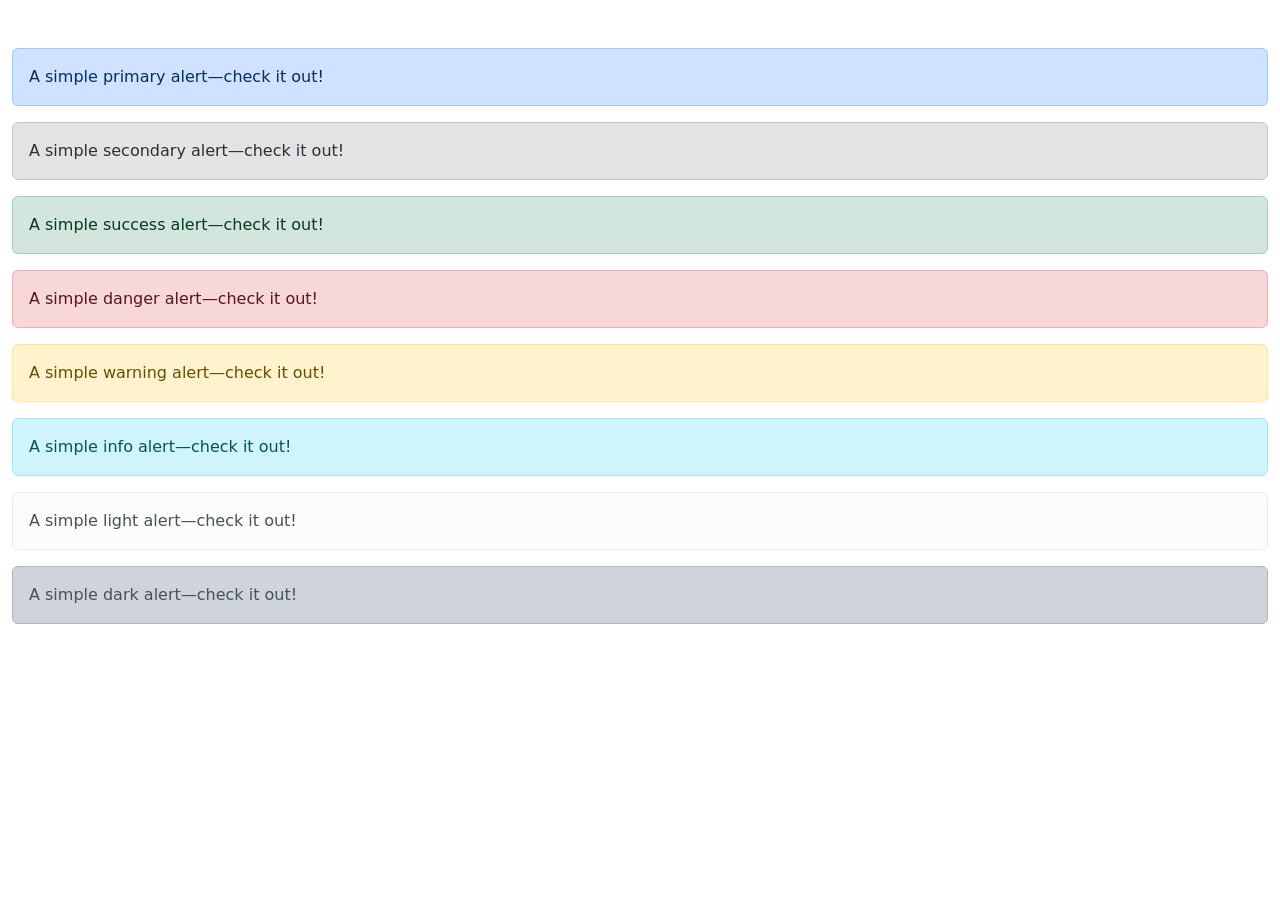
<file: Bootstrap_Alerts/index.html>
<!doctype html>
<html lang="en">
  <head>
    <meta charset="utf-8">
    <meta name="viewport" content="width=device-width, initial-scale=1">
    <title>Bootstrap demo</title>
    <link href="https://cdn.jsdelivr.net/npm/bootstrap@5.3.8/dist/css/bootstrap.min.css" rel="stylesheet" integrity="sha384-sRIl4kxILFvY47J16cr9ZwB07vP4J8+LH7qKQnuqkuIAvNWLzeN8tE5YBujZqJLB" crossorigin="anonymous">
  </head>
  <body>
    
    <div class="container-fluid mt-5">
        <div class="row">
            <div class="col">
                <div class="alert alert-primary" role="alert">
  A simple primary alert—check it out!
</div>
<div class="alert alert-secondary" role="alert">
  A simple secondary alert—check it out!
</div>
<div class="alert alert-success" role="alert">
  A simple success alert—check it out!
</div>
<div class="alert alert-danger" role="alert">
  A simple danger alert—check it out!
</div>
<div class="alert alert-warning" role="alert">
  A simple warning alert—check it out!
</div>
<div class="alert alert-info" role="alert">
  A simple info alert—check it out!
</div>
<div class="alert alert-light" role="alert">
  A simple light alert—check it out!
</div>
<div class="alert alert-dark" role="alert">
  A simple dark alert—check it out!
</div>

            </div>

        </div>
    </div>

    <script src="https://cdn.jsdelivr.net/npm/bootstrap@5.3.8/dist/js/bootstrap.bundle.min.js" integrity="sha384-FKyoEForCGlyvwx9Hj09JcYn3nv7wiPVlz7YYwJrWVcXK/BmnVDxM+D2scQbITxI" crossorigin="anonymous"></script>
  </body>
</html>
</file>
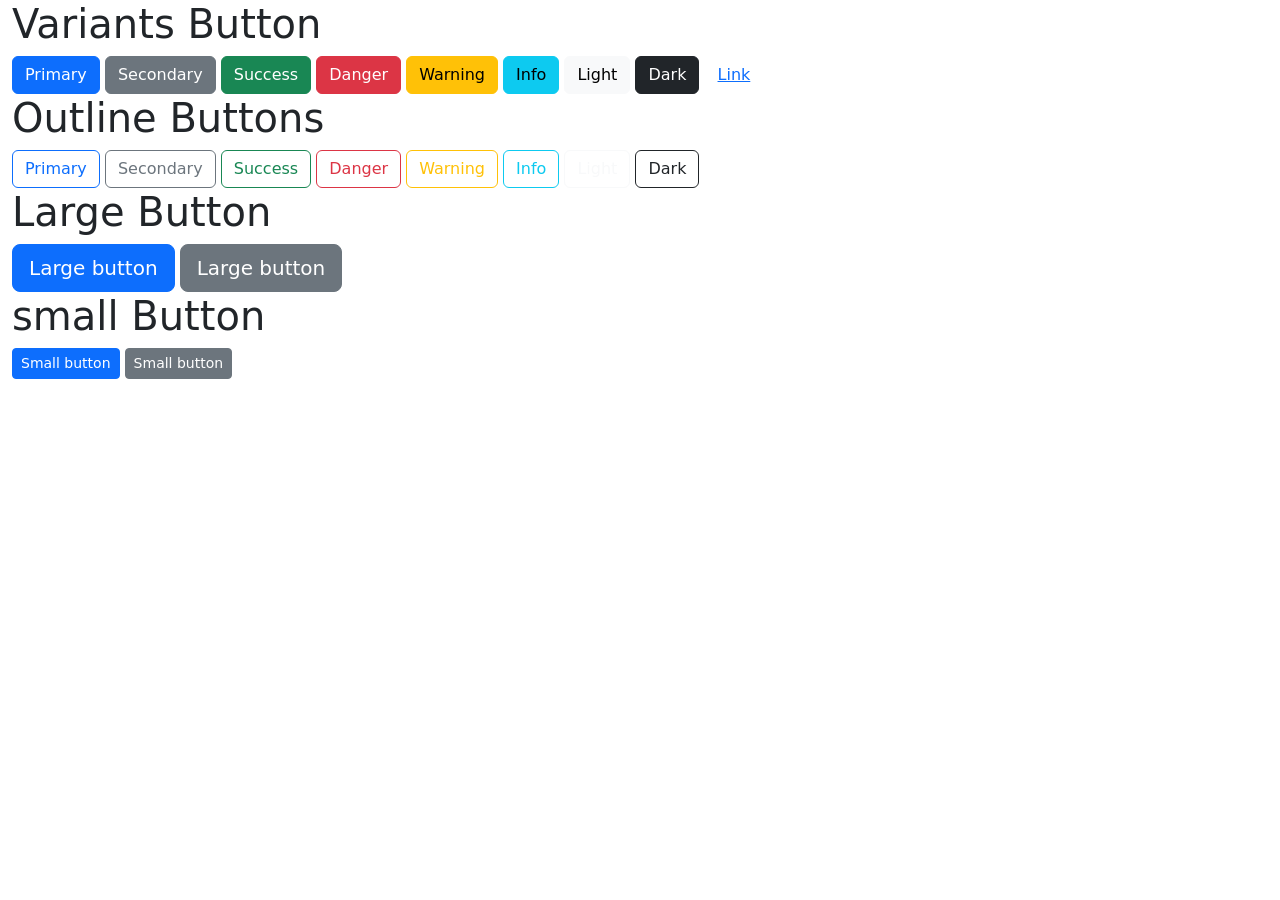
<file: Bootstrap_Buttons/index.html>
<!doctype html>
<html lang="en">
  <head>
    <meta charset="utf-8">
    <meta name="viewport" content="width=device-width, initial-scale=1">
    <title>Bootstrap demo</title>
    <link href="https://cdn.jsdelivr.net/npm/bootstrap@5.3.8/dist/css/bootstrap.min.css" rel="stylesheet" integrity="sha384-sRIl4kxILFvY47J16cr9ZwB07vP4J8+LH7qKQnuqkuIAvNWLzeN8tE5YBujZqJLB" crossorigin="anonymous">
  </head>
  <body>
    
     <div class="container-fluid">
        <div class="row">
            <div class="col">
                <h1>Variants Button</h1>

<button type="button" class="btn btn-primary">Primary</button>
<button type="button" class="btn btn-secondary">Secondary</button>
<button type="button" class="btn btn-success">Success</button>
<button type="button" class="btn btn-danger">Danger</button>
<button type="button" class="btn btn-warning">Warning</button>
<button type="button" class="btn btn-info">Info</button>
<button type="button" class="btn btn-light">Light</button>
<button type="button" class="btn btn-dark">Dark</button>

<button type="button" class="btn btn-link">Link</button>

            </div>

       <h1 mt-5>Outline Buttons</h1>
             <div class="col">
<button type="button" class="btn btn-outline-primary">Primary</button>
<button type="button" class="btn btn-outline-secondary">Secondary</button>
<button type="button" class="btn btn-outline-success">Success</button>
<button type="button" class="btn btn-outline-danger">Danger</button>
<button type="button" class="btn btn-outline-warning">Warning</button>
<button type="button" class="btn btn-outline-info">Info</button>
<button type="button" class="btn btn-outline-light">Light</button>
<button type="button" class="btn btn-outline-dark">Dark</button>

            </div>

         <h1 mt-5>Large Button</h1>
             <div class="col">
<button type="button" class="btn btn-primary btn-lg">Large button</button>
<button type="button" class="btn btn-secondary btn-lg">Large button</button>

            </div>

        <h1 mt-5>small Button</h1>
             <div class="col">
<button type="button" class="btn btn-primary btn-sm">Small button</button>
<button type="button" class="btn btn-secondary btn-sm">Small button</button>


            </div>

        </div>

     </div>


    <script src="https://cdn.jsdelivr.net/npm/bootstrap@5.3.8/dist/js/bootstrap.bundle.min.js" integrity="sha384-FKyoEForCGlyvwx9Hj09JcYn3nv7wiPVlz7YYwJrWVcXK/BmnVDxM+D2scQbITxI" crossorigin="anonymous"></script>
  </body>
</html>
</file>
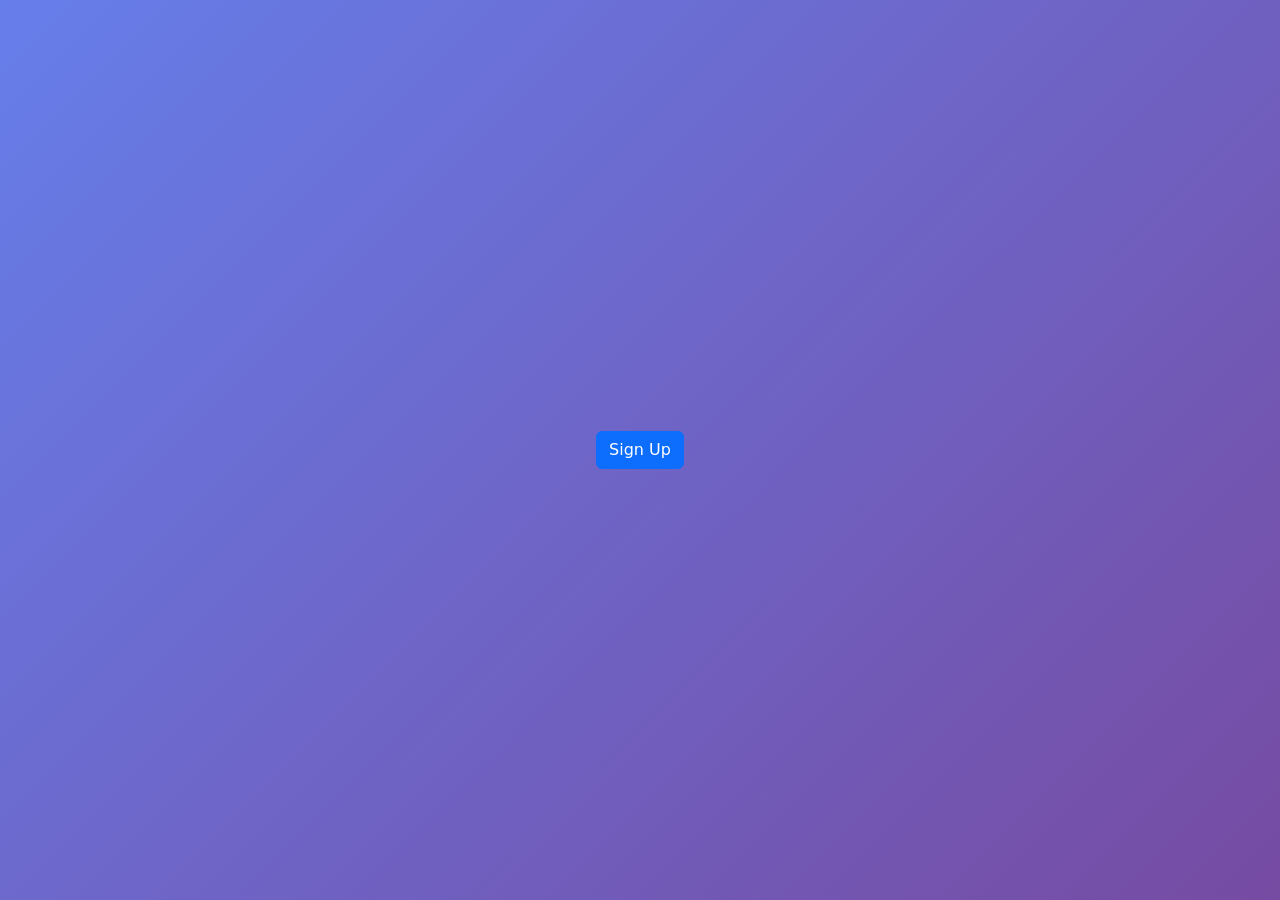
<file: Bootstrap_Modals/index.html>
<!doctype html>
<html lang="en">
  <head>
    <meta charset="utf-8">
    <meta name="viewport" content="width=device-width, initial-scale=1">
    <title>Bootstrap demo</title>
    <link href="https://cdn.jsdelivr.net/npm/bootstrap@5.3.8/dist/css/bootstrap.min.css" rel="stylesheet" integrity="sha384-sRIl4kxILFvY47J16cr9ZwB07vP4J8+LH7qKQnuqkuIAvNWLzeN8tE5YBujZqJLB" crossorigin="anonymous">
  </head>
  <body>

      <!-- Button trigger modal -->
<button type="button" class="btn btn-primary" data-bs-toggle="modal" data-bs-target="#exampleModal">
  Sign Up
</button>

<!-- Modal -->
<div class="modal fade" id="exampleModal" tabindex="-1" aria-labelledby="exampleModalLabel" aria-hidden="true">
  <div class="modal-dialog">
    <div class="modal-content">
      <div class="modal-header">
        <h1 class="modal-title fs-5" id="exampleModalLabel">Login Page</h1>
        <button type="button" class="btn-close" data-bs-dismiss="modal" aria-label="Close"></button>
      </div>
      <div class="modal-body">

    <style>
      body {
        background: linear-gradient(135deg, #667eea, #764ba2);
        min-height: 100vh;
        display: flex;
        justify-content: center;
        align-items: center;
      }
      .login-card {
        width: 100%;
        max-width: 420px;
        border: none;
        border-radius: 20px;
        overflow: hidden;
        backdrop-filter: blur(10px);
      }
      .form-control {
        border-radius: 10px;
        padding: 12px;
      }
      .btn-login {
        border-radius: 10px;
        padding: 12px;
        font-weight: 600;
      }
      .logo {
        font-size: 3rem;
        color: #6f42c1;
      }
    </style>
  </head>
  <body>
    <div class="card shadow-lg login-card">
      <div class="card-body p-5">
        <div class="text-center mb-4">
          <i class="bi bi-person-circle logo"></i>
          <h2 class="fw-bold mt-2">Welcome Back</h2>
          <p class="text-muted">Sign in to your account</p>
        </div>
        <form>
          <!-- Email -->
          <div class="mb-3">
            <label class="form-label">Email Address</label>
            <div class="input-group">
              <span class="input-group-text">
                <i class="bi bi-envelope"></i>
              </span>
              <input
                type="email"
                class="form-control"
                placeholder="Enter your email"
                required
              />
            </div>
          </div>
          <!-- Password -->
          <div class="mb-3">
            <label class="form-label">Password</label>
            <div class="input-group">
              <span class="input-group-text"> <i class="bi bi-lock"></i> </span>
              <input
                type="password"
                class="form-control"
                placeholder="Enter your password"
                required
              />
            </div>
          </div>
          <!-- Remember Me -->
          <div class="d-flex justify-content-between mb-4">
            <div class="form-check">
              <input class="form-check-input" type="checkbox" id="remember" />
              <label class="form-check-label" for="remember">
                Remember Me
              </label>
            </div>
            <a href="#" class="text-decoration-none"> Forgot Password? </a>
          </div>
          <!-- Login Button -->
          <button type="submit" class="btn btn-primary w-100 btn-login">
            Login
          </button>
          <!-- Divider -->
          <div class="text-center my-4 text-muted">OR</div>
          <!-- Social Login -->
          <div class="d-grid gap-2">
            <button type="button" class="btn btn-outline-danger">
              <i class="bi bi-google"></i> Continue with Google
            </button>
            <button type="button" class="btn btn-outline-dark">
              <i class="bi bi-github"></i> Continue with GitHub
            </button>
          </div>
          <p class="text-center mt-4 mb-0">
            Don't have an account?
            <a href="#" class="text-decoration-none fw-bold"> Register </a>
          </p>
        </form>
      </div>
    </div>
      
      </div>
      <div class="modal-footer">
        <button type="button" class="btn btn-secondary" data-bs-dismiss="modal">Close</button>
        <button type="button" class="btn btn-primary">Save changes</button>
      </div>
    </div>
  </div>
</div>


    <script src="https://cdn.jsdelivr.net/npm/bootstrap@5.3.8/dist/js/bootstrap.bundle.min.js" integrity="sha384-FKyoEForCGlyvwx9Hj09JcYn3nv7wiPVlz7YYwJrWVcXK/BmnVDxM+D2scQbITxI" crossorigin="anonymous"></script>
  </body>
</html>
</file>
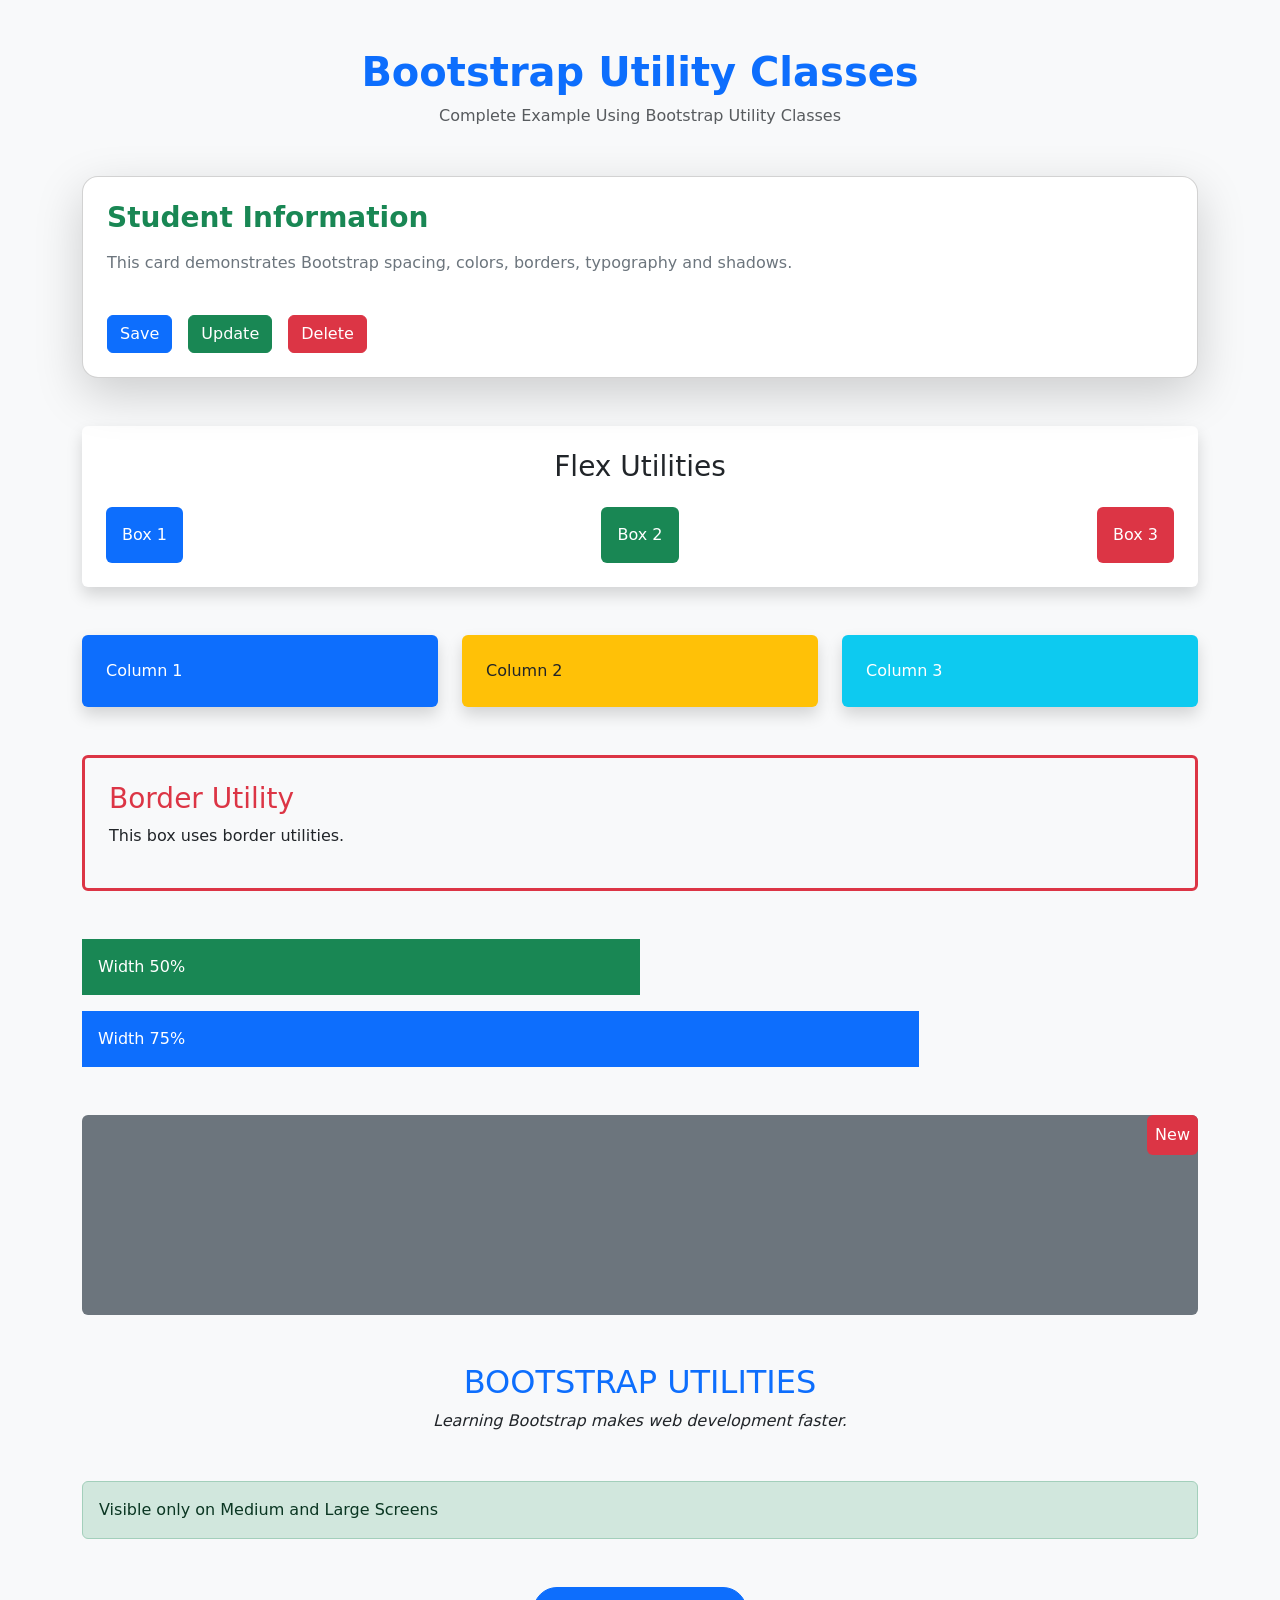
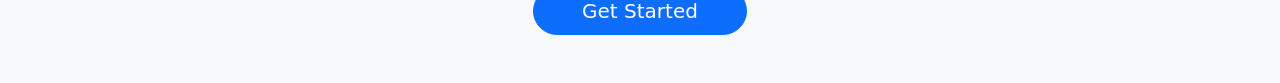
<file: Utility Classes/index.html>
<!doctype html>
<html lang="en">
  <head>
    <meta charset="UTF-8" />
    <meta name="viewport" content="width=device-width, initial-scale=1.0" />
    <!-- Bootstrap CSS -->
    <link
      href="https://cdn.jsdelivr.net/npm/bootstrap@5.3.7/dist/css/bootstrap.min.css"
      rel="stylesheet"
    />
    <title>Bootstrap Utility Classes Example</title>
  </head>
  <body class="bg-light">
    <!-- Header -->
    <div class="container mt-5">
      <div class="text-center mb-5">
        <h1 class="text-primary fw-bold">Bootstrap Utility Classes</h1>
        <p class="text-muted">
          Complete Example Using Bootstrap Utility Classes
        </p>
      </div>
      <!-- Card -->
      <div class="card shadow-lg rounded-4 p-4">
        <h3 class="text-success fw-bold mb-3">Student Information</h3>
        <p class="text-secondary">
          This card demonstrates Bootstrap spacing, colors, borders, typography
          and shadows.
        </p>
        <!-- Buttons -->
        <div class="d-flex gap-3 mt-4">
          <button class="btn btn-primary">Save</button>
          <button class="btn btn-success">Update</button>
          <button class="btn btn-danger">Delete</button>
        </div>
      </div>
      <!-- Flex Example -->
      <div class="mt-5 p-4 bg-white shadow rounded">
        <h3 class="text-center mb-4">Flex Utilities</h3>
        <div class="d-flex justify-content-between align-items-center">
          <div class="bg-primary text-white p-3 rounded">Box 1</div>
          <div class="bg-success text-white p-3 rounded">Box 2</div>
          <div class="bg-danger text-white p-3 rounded">Box 3</div>
        </div>
      </div>
      <!-- Grid Example -->
      <div class="row mt-5">
        <div class="col-md-4">
          <div class="bg-primary text-white p-4 rounded shadow">Column 1</div>
        </div>
        <div class="col-md-4">
          <div class="bg-warning p-4 rounded shadow">Column 2</div>
        </div>
        <div class="col-md-4">
          <div class="bg-info text-white p-4 rounded shadow">Column 3</div>
        </div>
      </div>
      <!-- Border Example -->
      <div class="border border-danger border-3 rounded p-4 mt-5">
        <h3 class="text-danger">Border Utility</h3>
        <p>This box uses border utilities.</p>
      </div>
      <!-- Width & Height -->
      <div class="mt-5">
        <div class="bg-success text-white w-50 p-3 mb-3">Width 50%</div>
        <div class="bg-primary text-white w-75 p-3">Width 75%</div>
      </div>
      <!-- Position Example -->
      <div
        class="position-relative bg-secondary mt-5 rounded"
        style="height: 200px"
      >
        <div
          class="position-absolute top-0 end-0 bg-danger text-white p-2 rounded"
        >
          New
        </div>
      </div>
      <!-- Text Utilities -->
      <div class="mt-5">
        <h2 class="text-uppercase text-center text-primary">
          Bootstrap Utilities
        </h2>
        <p class="text-center fst-italic fw-light">
          Learning Bootstrap makes web development faster.
        </p>
      </div>
      <!-- Responsive Display -->
      <div class="mt-5">
        <div class="d-none d-md-block alert alert-success">
          Visible only on Medium and Large Screens
        </div>
        <div class="d-md-none alert alert-warning">
          Visible only on Small Screens
        </div>
      </div>
      <!-- Footer -->
      <div class="text-center mt-5 mb-5">
        <button class="btn btn-lg btn-primary rounded-pill px-5">
          Get Started
        </button>
      </div>
    </div>
    <!-- Bootstrap JS -->
    <script src="https://cdn.jsdelivr.net/npm/bootstrap@5.3.7/dist/js/bootstrap.bundle.min.js"></script>
  </body>
</html>
</file>
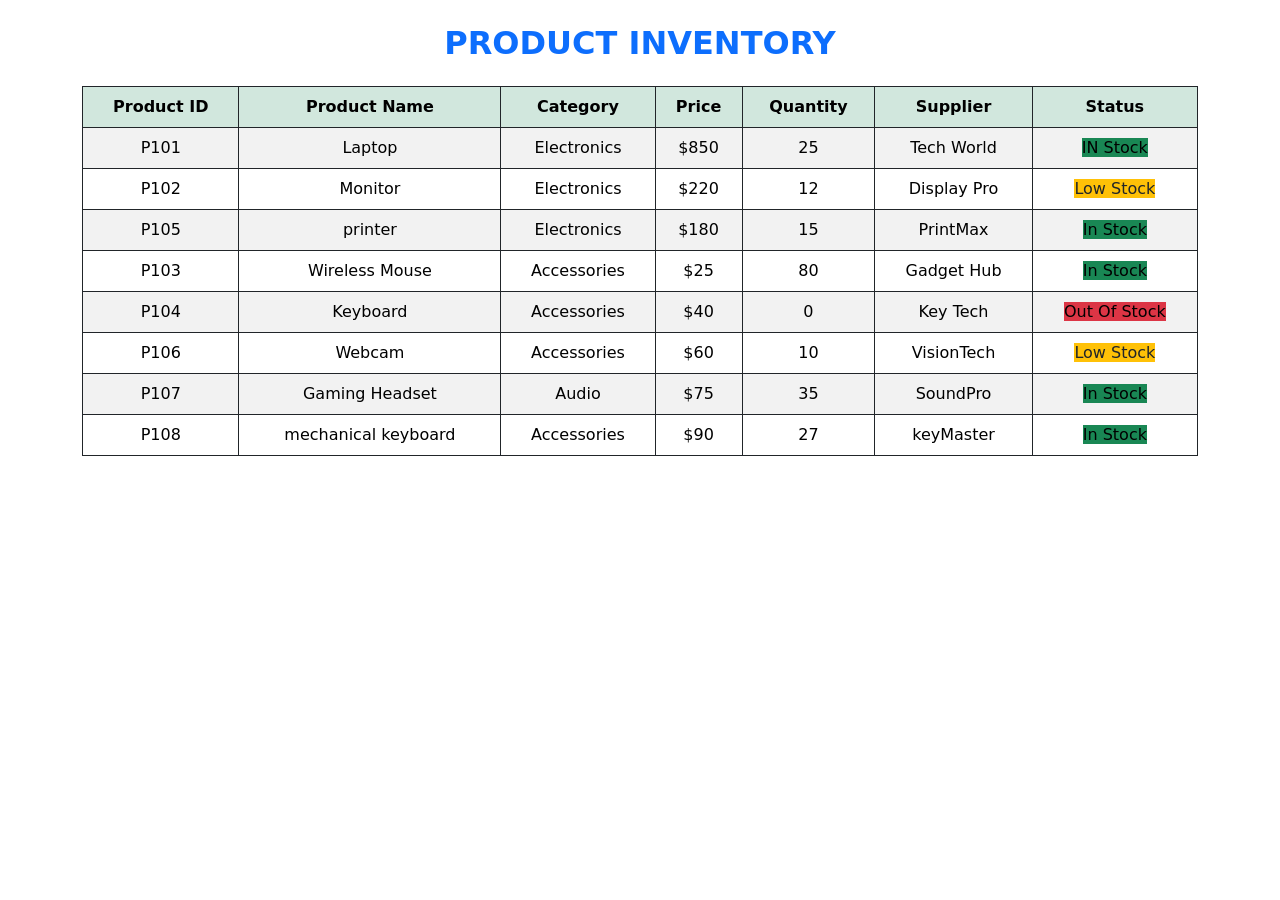
<file: Bootstrap Table/Product_Inventory.html>
<!doctype html>
<html lang="en">
  <head>
    <meta charset="utf-8">
    <meta name="viewport" content="width=device-width, initial-scale=1">
    <title>Product Inventory</title>
    <link href="https://cdn.jsdelivr.net/npm/bootstrap@5.3.8/dist/css/bootstrap.min.css" rel="stylesheet" integrity="sha384-sRIl4kxILFvY47J16cr9ZwB07vP4J8+LH7qKQnuqkuIAvNWLzeN8tE5YBujZqJLB" crossorigin="anonymous">
  </head>
  <body>

    <div class="container mt-4">
      <h2 class="text-center mb-4 text-uppercase fw-bold text-primary">Product Inventory</h2>
      <div class="table-responsive">
        <table class="table table-striped table-hover table-bordered border-dark">
          <thead class="table-success table-bordered border-dark">           
            <tr class="text-center">
              <th>Product ID</th>
              <th>Product Name</th>
              <th>Category</th>
              <th>Price</th>
              <th>Quantity</th>
              <th>Supplier</th>
              <th>Status</th>
            </tr>
          </thead>

          <tr class="text-center">
            <td>P101</td>
            <td>Laptop</td>
            <td>Electronics</td>
            <td>$850</td>
            <td>25</td>
            <td>Tech World</td>
            <td><span class="bg-success">IN Stock</span></td>
          </tr>

          <tr class="text-center">
            <td>P102</td>
            <td>Monitor</td>
            <td>Electronics</td>
            <td>$220</td>
            <td>12</td>
            <td>Display Pro</td>
            <td><span class="bg-warning text-dark">Low Stock</span></td>
          </tr>

          <tr class="text-center">
            <td>P105</td>
            <td>printer</td>
            <td>Electronics</td>
            <td>$180</td>
            <td>15</td>
            <td>PrintMax</td>
            <td><span class="bg-success">In Stock</span></td>
          </tr>

          <tr class="text-center">
            <td>P103</td>
            <td>Wireless Mouse</td>
            <td>Accessories</td>
            <td>$25</td>
            <td>80</td>
            <td>Gadget Hub</td>
            <td><span class="bg-success">In Stock</span></td>
          </tr>

           <tr class="text-center">
            <td>P104</td>
            <td>Keyboard</td>
            <td>Accessories</td>
            <td>$40</td>
            <td>0</td>
            <td>Key Tech</td>
            <td><span class="bg-danger">Out Of Stock</span></td>
          </tr>

           <tr class="text-center">
            <td>P106</td>
            <td>Webcam</td>
            <td>Accessories</td>
            <td>$60</td>
            <td>10</td>
            <td>VisionTech</td>
            <td><span class="bg-warning text-dark">Low Stock</span></td>
          </tr>

          <tr class="text-center">
            <td>P107</td>
            <td>Gaming Headset</td>
            <td>Audio</td>
            <td>$75</td>
            <td>35</td>
            <td>SoundPro</td>
            <td><span class="bg-success">In Stock</span></td>
          </tr>

          <tr class="text-center">
            <td>P108</td>
            <td>mechanical keyboard</td>
            <td>Accessories</td>
            <td>$90</td>
            <td>27</td>
            <td> keyMaster</td>
            <td><span class="bg-success">In Stock</span></td>
          </tr>


    <script src="https://cdn.jsdelivr.net/npm/bootstrap@5.3.8/dist/js/bootstrap.bundle.min.js" integrity="sha384-FKyoEForCGlyvwx9Hj09JcYn3nv7wiPVlz7YYwJrWVcXK/BmnVDxM+D2scQbITxI" crossorigin="anonymous"></script>
  </body>
</html>
</file>
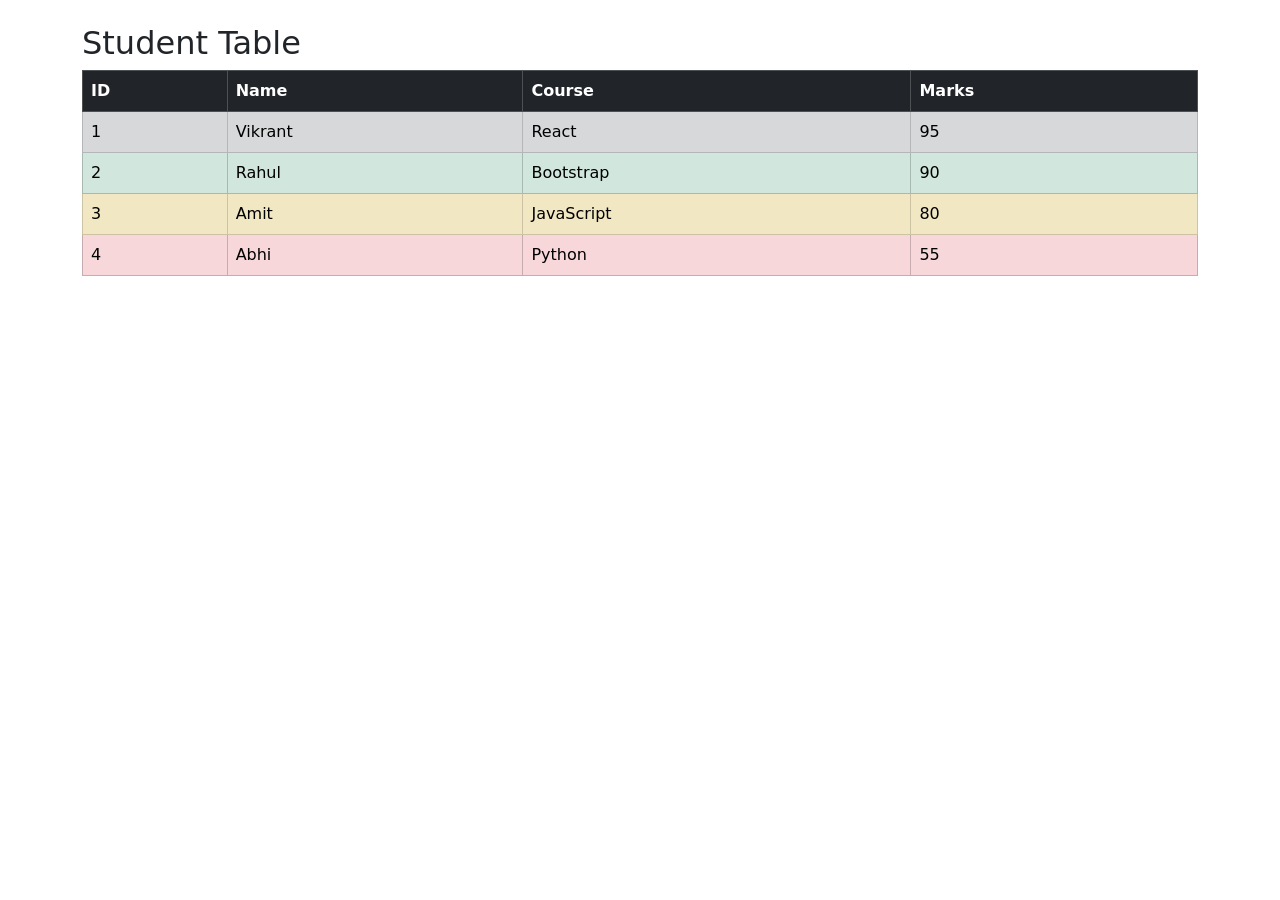
<file: Bootstrap Table/Student_Table.html>
<!doctype html>
<html>
  <head>
    <title>Bootstrap Table</title>
    <link
      href="https://cdn.jsdelivr.net/npm/bootstrap@5.3.3/dist/css/bootstrap.min.css"
      rel="stylesheet"
    />
  </head>
  <body>
    <div class="container mt-4">
      <h2>Student Table</h2>
      <div class="table-responsive">
        <table class="table table-striped table-hover table-bordered">
          <thead class="table-dark">
            <tr>
              <th>ID</th>
              <th>Name</th>
              <th>Course</th>
              <th>Marks</th>
            </tr>
          </thead>
          <tbody>
            <tr class="table-secondary">
              <td>1</td>
              <td>Vikrant</td>
              <td>React</td>
              <td>95</td>
            </tr>
            <tr class="table-success">
              <td>2</td>
              <td>Rahul</td>
              <td>Bootstrap</td>
              <td>90</td>
            </tr>
            <tr class="table-warning">
              <td>3</td>
              <td>Amit</td>
              <td>JavaScript</td>
              <td>80</td>
            </tr>
            <tr class="table-danger">
              <td>4</td>
              <td>Abhi</td>
              <td>Python</td>
              <td>55</td>
            </tr>
          </tbody>
        </table>
      </div>
    </div>
  </body>
</html>
</file>
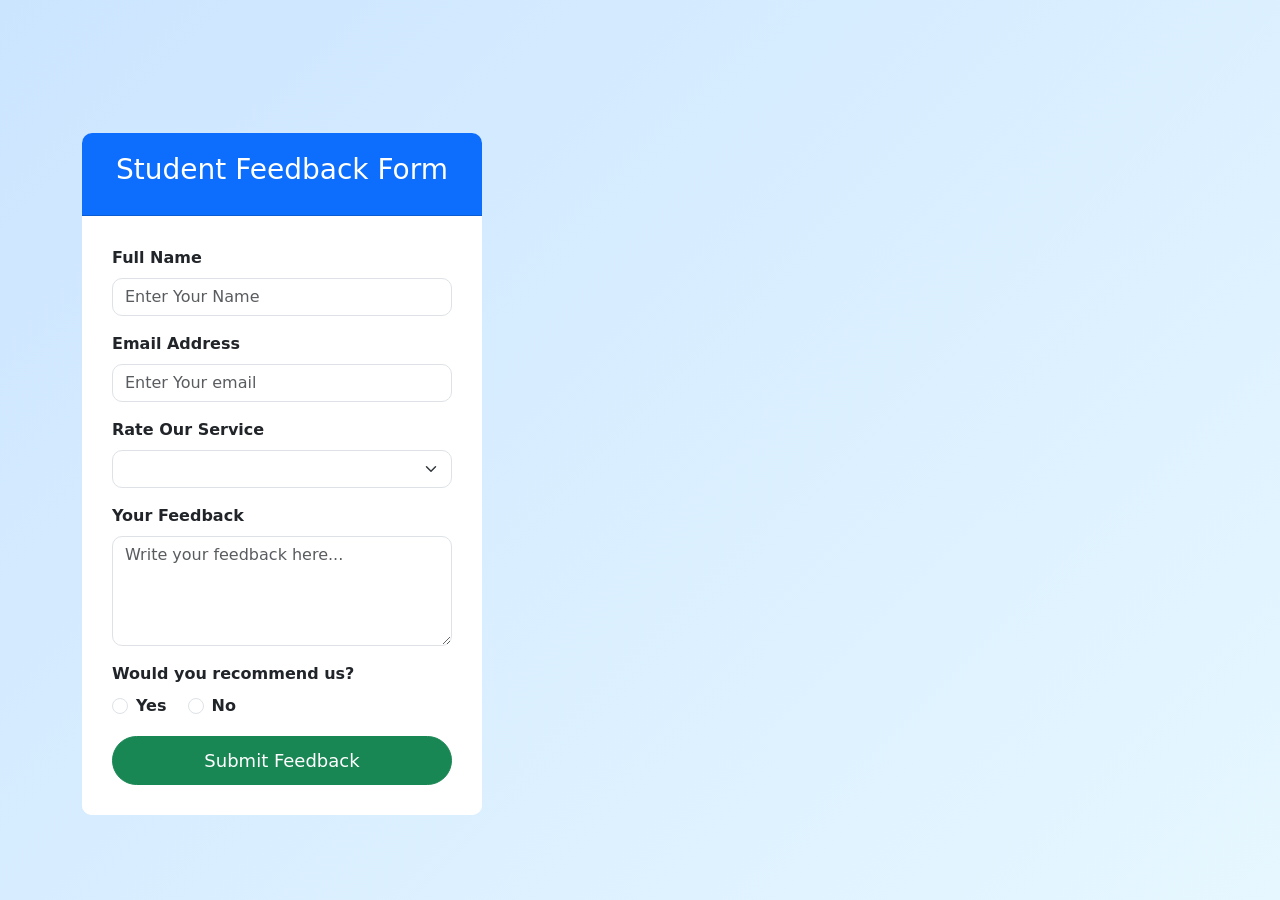
<file: Bootstrap_Forms/Feedback_Form.html>
<!doctype html>
<html lang="en">
  <head>
    <meta charset="utf-8">
    <meta name="viewport" content="width=device-width, initial-scale=1">
    <title>Feedback Form</title>
    <link href="https://cdn.jsdelivr.net/npm/bootstrap@5.3.8/dist/css/bootstrap.min.css" rel="stylesheet" integrity="sha384-sRIl4kxILFvY47J16cr9ZwB07vP4J8+LH7qKQnuqkuIAvNWLzeN8tE5YBujZqJLB" crossorigin="anonymous">
  </head>

   <style>  
body{  
    background: linear-gradient(135deg,#cce5ff,#e6f7ff);  
    height:100vh;  
    display:flex;  
    justify-content:center;  
    align-items:center;  
}  
  
.card{  
    width:400px; 
    height: auto; 
    border: none;  
    border-radius:10px;  
    overflow:hidden; 

}  
  
.card-header{  
    background:#0d6efd;  
    color:rgb(255, 255, 255);  
    text-align:center;  
    padding:20px;  
}  
  
.card-body{  
    background:#ffffff;  
    padding:30px;  
}  
  
.form-control,  
.form-select{  
    border-radius:10px;  
}  
  
.form-control:focus,  
.form-select:focus{  
    box-shadow:0 0 8px rgba(13,110,253,.4);  
    border-color:#0d6efd;  
}  

.btn-success{  
    background:#198754 ;
    border-radius:30px;  
    padding:10px;  
    font-size:18px;  
    transition:.3s;  
}  
  
.btn-success:hover{  
    transform:scale(1.05); 
    background: #146c43; 
}  
  
label{  
    font-weight:600;  
}  

.form-check-input{
  opacity:1 !important;
  display: inline-block !important;
  visibility: visible !important;
}

</style>  

</head>


  <body>

    <div class="container mt-5">
      <div class="card shadow-lg;">
        <div class="card-header">
          <h3>Student Feedback Form</h3>
        </div>

        <div class="card-body">
          <form action="#" method="post">
            <div class="mb-3">
              <label class="form-label">Full Name</label>
              <input type="text" class="form-control" placeholder="Enter Your Name">

            </div>

            <div class="mb-3">
              <label class="form-label">Email Address</label>
             <input type="email" class="form-control" placeholder="Enter Your email">

            </div>

            <div class="mb-3">
               <label class="form-label">Rate Our Service</label>
               <select class="form-select">
               <option selected="select-Rating"></option>
               <option>Excellent</option>
               <option>Very Good</option>
               <option>Good</option>
               <option>Average</option>
               <option>Poor</option>

               </select>

            </div>

            <div class="mb-3">
             <label class="form-label">Your Feedback</label> 
             <textarea class="form-control" rows="4" placeholder="Write your feedback here..."></textarea>

            </div>

            <div class="mb-3">
               <label class="form-label">Would you recommend us?</label> <br>

               <div class="form-check form-check-inline">
                <input class="form-check-input" type="radio" name="recommend" id="yes">
                <label class="form-check-label" for="yes">Yes</label> 
               </div>

                <div class="form-check form-check-inline">
                <input class="form-check-input" type="radio" name="recommend" id="no">
                <label class="form-check-label" for="no">No</label> 
               </div>

            </div>

            <button type="submit" class="btn btn-success w-100">Submit Feedback</button>
  

          </form>

        </div>

      </div>

    </div>



    
    <script src="https://cdn.jsdelivr.net/npm/bootstrap@5.3.8/dist/js/bootstrap.bundle.min.js" integrity="sha384-FKyoEForCGlyvwx9Hj09JcYn3nv7wiPVlz7YYwJrWVcXK/BmnVDxM+D2scQbITxI" crossorigin="anonymous"></script>
  </body>
</html>
</file>
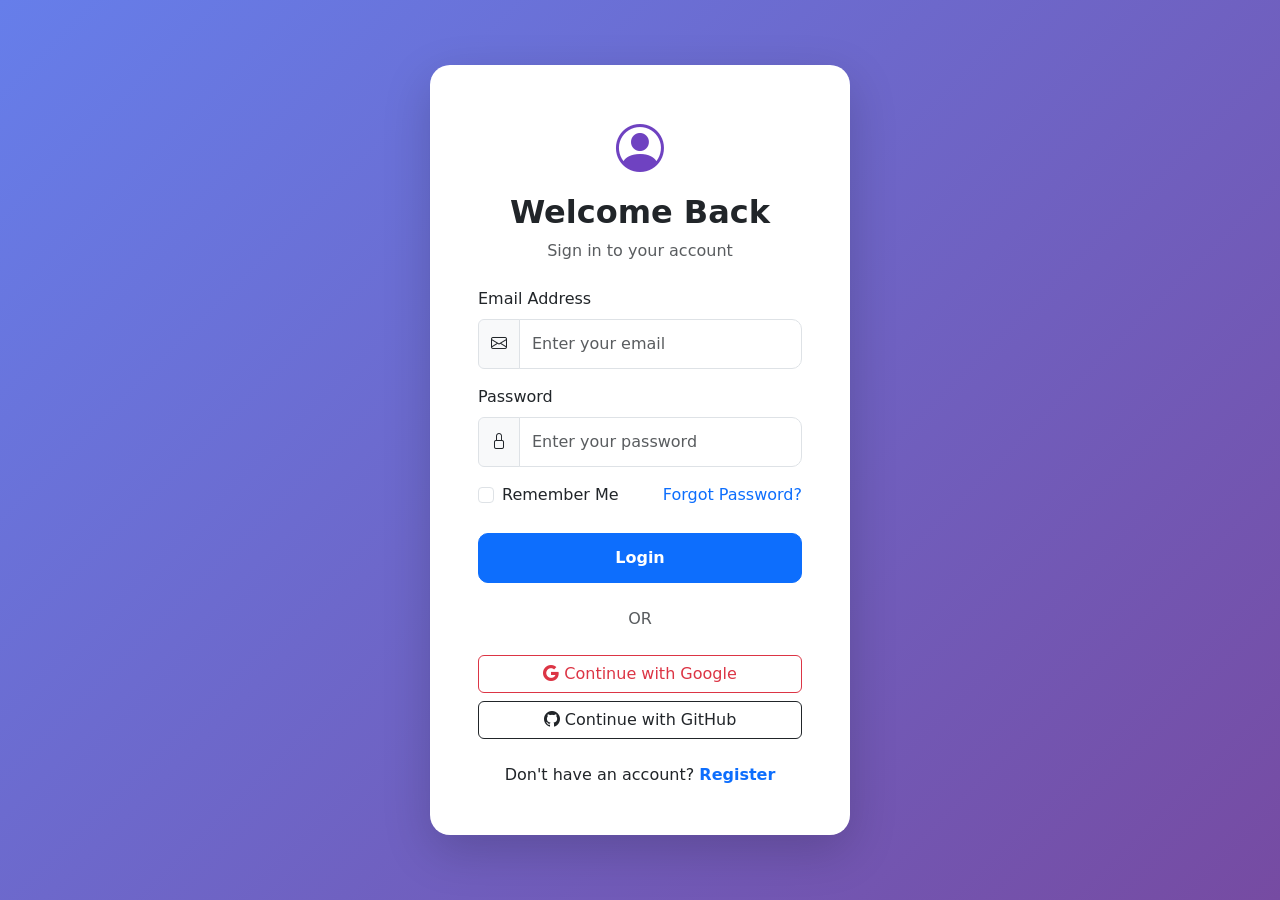
<file: Bootstrap_Forms/Login_Form.html>
<!doctype html>
<html lang="en">
  <head>
    <meta charset="UTF-8" />
    <meta name="viewport" content="width=device-width, initial-scale=1.0" />
    <title>Modern Login Form</title>
    <!-- Bootstrap 5 CSS -->
    <link
      href="https://cdn.jsdelivr.net/npm/bootstrap@5.3.3/dist/css/bootstrap.min.css"
      rel="stylesheet"
    />
    <!-- Bootstrap Icons -->
    <link
      href="https://cdn.jsdelivr.net/npm/bootstrap-icons/font/bootstrap-icons.css"
      rel="stylesheet"
    />
    <style>
      body {
        background: linear-gradient(135deg, #667eea, #764ba2);
        min-height: 100vh;
        display: flex;
        justify-content: center;
        align-items: center;
      }
      .login-card {
        width: 100%;
        max-width: 420px;
        border: none;
        border-radius: 20px;
        overflow: hidden;
        backdrop-filter: blur(10px);
      }
      .form-control {
        border-radius: 10px;
        padding: 12px;
      }
      .btn-login {
        border-radius: 10px;
        padding: 12px;
        font-weight: 600;
      }
      .logo {
        font-size: 3rem;
        color: #6f42c1;
      }
    </style>
  </head>
  <body>
    <div class="card shadow-lg login-card">
      <div class="card-body p-5">
        <div class="text-center mb-4">
          <i class="bi bi-person-circle logo"></i>
          <h2 class="fw-bold mt-2">Welcome Back</h2>
          <p class="text-muted">Sign in to your account</p>
        </div>
        <form>
          <!-- Email -->
          <div class="mb-3">
            <label class="form-label">Email Address</label>
            <div class="input-group">
              <span class="input-group-text">
                <i class="bi bi-envelope"></i>
              </span>
              <input
                type="email"
                class="form-control"
                placeholder="Enter your email"
                required
              />
            </div>
          </div>
          <!-- Password -->
          <div class="mb-3">
            <label class="form-label">Password</label>
            <div class="input-group">
              <span class="input-group-text"> <i class="bi bi-lock"></i> </span>
              <input
                type="password"
                class="form-control"
                placeholder="Enter your password"
                required
              />
            </div>
          </div>
          <!-- Remember Me -->
          <div class="d-flex justify-content-between mb-4">
            <div class="form-check">
              <input class="form-check-input" type="checkbox" id="remember" />
              <label class="form-check-label" for="remember">
                Remember Me
              </label>
            </div>
            <a href="#" class="text-decoration-none"> Forgot Password? </a>
          </div>
          <!-- Login Button -->
          <button type="submit" class="btn btn-primary w-100 btn-login">
            Login
          </button>
          <!-- Divider -->
          <div class="text-center my-4 text-muted">OR</div>
          <!-- Social Login -->
          <div class="d-grid gap-2">
            <button type="button" class="btn btn-outline-danger">
              <i class="bi bi-google"></i> Continue with Google
            </button>
            <button type="button" class="btn btn-outline-dark">
              <i class="bi bi-github"></i> Continue with GitHub
            </button>
          </div>
          <p class="text-center mt-4 mb-0">
            Don't have an account?
            <a href="#" class="text-decoration-none fw-bold"> Register </a>
          </p>
        </form>
      </div>
    </div>
    <!-- Bootstrap JS -->
    <script src="https://cdn.jsdelivr.net/npm/bootstrap@5.3.3/dist/js/bootstrap.bundle.min.js"></script>
  </body>
</html>
</file>
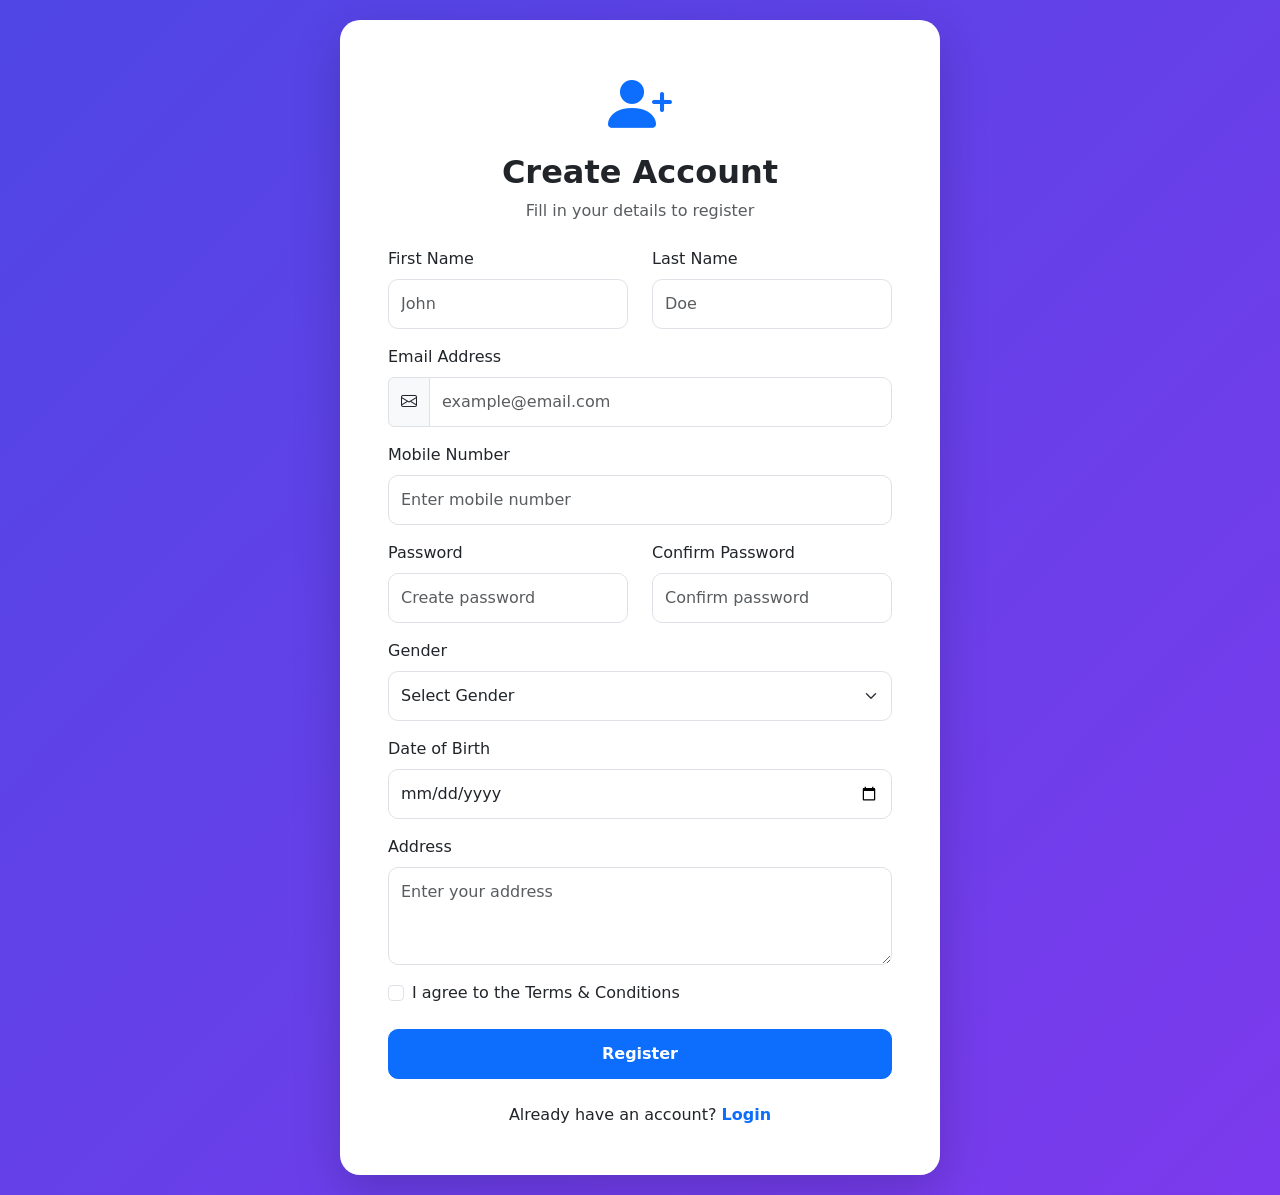
<file: Bootstrap_Forms/Registration_Form.html>
<!doctype html>
<html lang="en">
  <head>
    <meta charset="UTF-8" />
    <meta name="viewport" content="width=device-width, initial-scale=1.0" />
    <title>Registration Form</title>
    <!-- Bootstrap 5 CSS -->
    <link
      href="https://cdn.jsdelivr.net/npm/bootstrap@5.3.3/dist/css/bootstrap.min.css"
      rel="stylesheet"
    />
    <!-- Bootstrap Icons -->
    <link
      href="https://cdn.jsdelivr.net/npm/bootstrap-icons/font/bootstrap-icons.css"
      rel="stylesheet"
    />
    <style>
      body {
        background: linear-gradient(135deg, #4f46e5, #7c3aed);
        min-height: 100vh;
        display: flex;
        justify-content: center;
        align-items: center;
        padding: 20px;
      }
      .register-card {
        max-width: 600px;
        width: 100%;
        border: none;
        border-radius: 20px;
      }
      .form-control,
      .form-select {
        border-radius: 10px;
        padding: 12px;
      }
      .btn-register {
        border-radius: 10px;
        padding: 12px;
        font-weight: 600;
      }
    </style>
  </head>
  <body>
    <div class="card shadow-lg register-card">
      <div class="card-body p-5">
        <div class="text-center mb-4">
          <i class="bi bi-person-plus-fill display-3 text-primary"></i>
          <h2 class="fw-bold mt-2">Create Account</h2>
          <p class="text-muted">Fill in your details to register</p>
        </div>
        <form>
          <div class="row">
            <div class="col-md-6 mb-3">
              <label class="form-label">First Name</label>
              <input
                type="text"
                class="form-control"
                placeholder="John"
                required
              />
            </div>
            <div class="col-md-6 mb-3">
              <label class="form-label">Last Name</label>
              <input
                type="text"
                class="form-control"
                placeholder="Doe"
                required
              />
            </div>
          </div>
          <div class="mb-3">
            <label class="form-label">Email Address</label>
            <div class="input-group">
              <span class="input-group-text">
                <i class="bi bi-envelope"></i>
              </span>
              <input
                type="email"
                class="form-control"
                placeholder="example@email.com"
                required
              />
            </div>
          </div>
          <div class="mb-3">
            <label class="form-label">Mobile Number</label>
            <input
              type="tel"
              class="form-control"
              placeholder="Enter mobile number"
              required
            />
          </div>
          <div class="row">
            <div class="col-md-6 mb-3">
              <label class="form-label">Password</label>
              <input
                type="password"
                class="form-control"
                placeholder="Create password"
                required
              />
            </div>
            <div class="col-md-6 mb-3">
              <label class="form-label">Confirm Password</label>
              <input
                type="password"
                class="form-control"
                placeholder="Confirm password"
                required
              />
            </div>
          </div>
          <div class="mb-3">
            <label class="form-label">Gender</label>
            <select class="form-select">
              <option selected>Select Gender</option>
              <option>Male</option>
              <option>Female</option>
              <option>Other</option>
            </select>
          </div>
          <div class="mb-3">
            <label class="form-label">Date of Birth</label>
            <input type="date" class="form-control" />
          </div>
          <div class="mb-3">
            <label class="form-label">Address</label>
            <textarea
              class="form-control"
              rows="3"
              placeholder="Enter your address"
            ></textarea>
          </div>
          <div class="form-check mb-4">
            <input
              class="form-check-input"
              type="checkbox"
              id="terms"
              required
            />
            <label class="form-check-label" for="terms">
              I agree to the Terms & Conditions
            </label>
          </div>
          <button type="submit" class="btn btn-primary w-100 btn-register">
            Register
          </button>
          <p class="text-center mt-4 mb-0">
            Already have an account?
            <a href="#" class="text-decoration-none fw-bold"> Login </a>
          </p>
        </form>
      </div>
    </div>
    <script src="https://cdn.jsdelivr.net/npm/bootstrap@5.3.3/dist/js/bootstrap.bundle.min.js"></script>
  </body>
</html>
</file>
